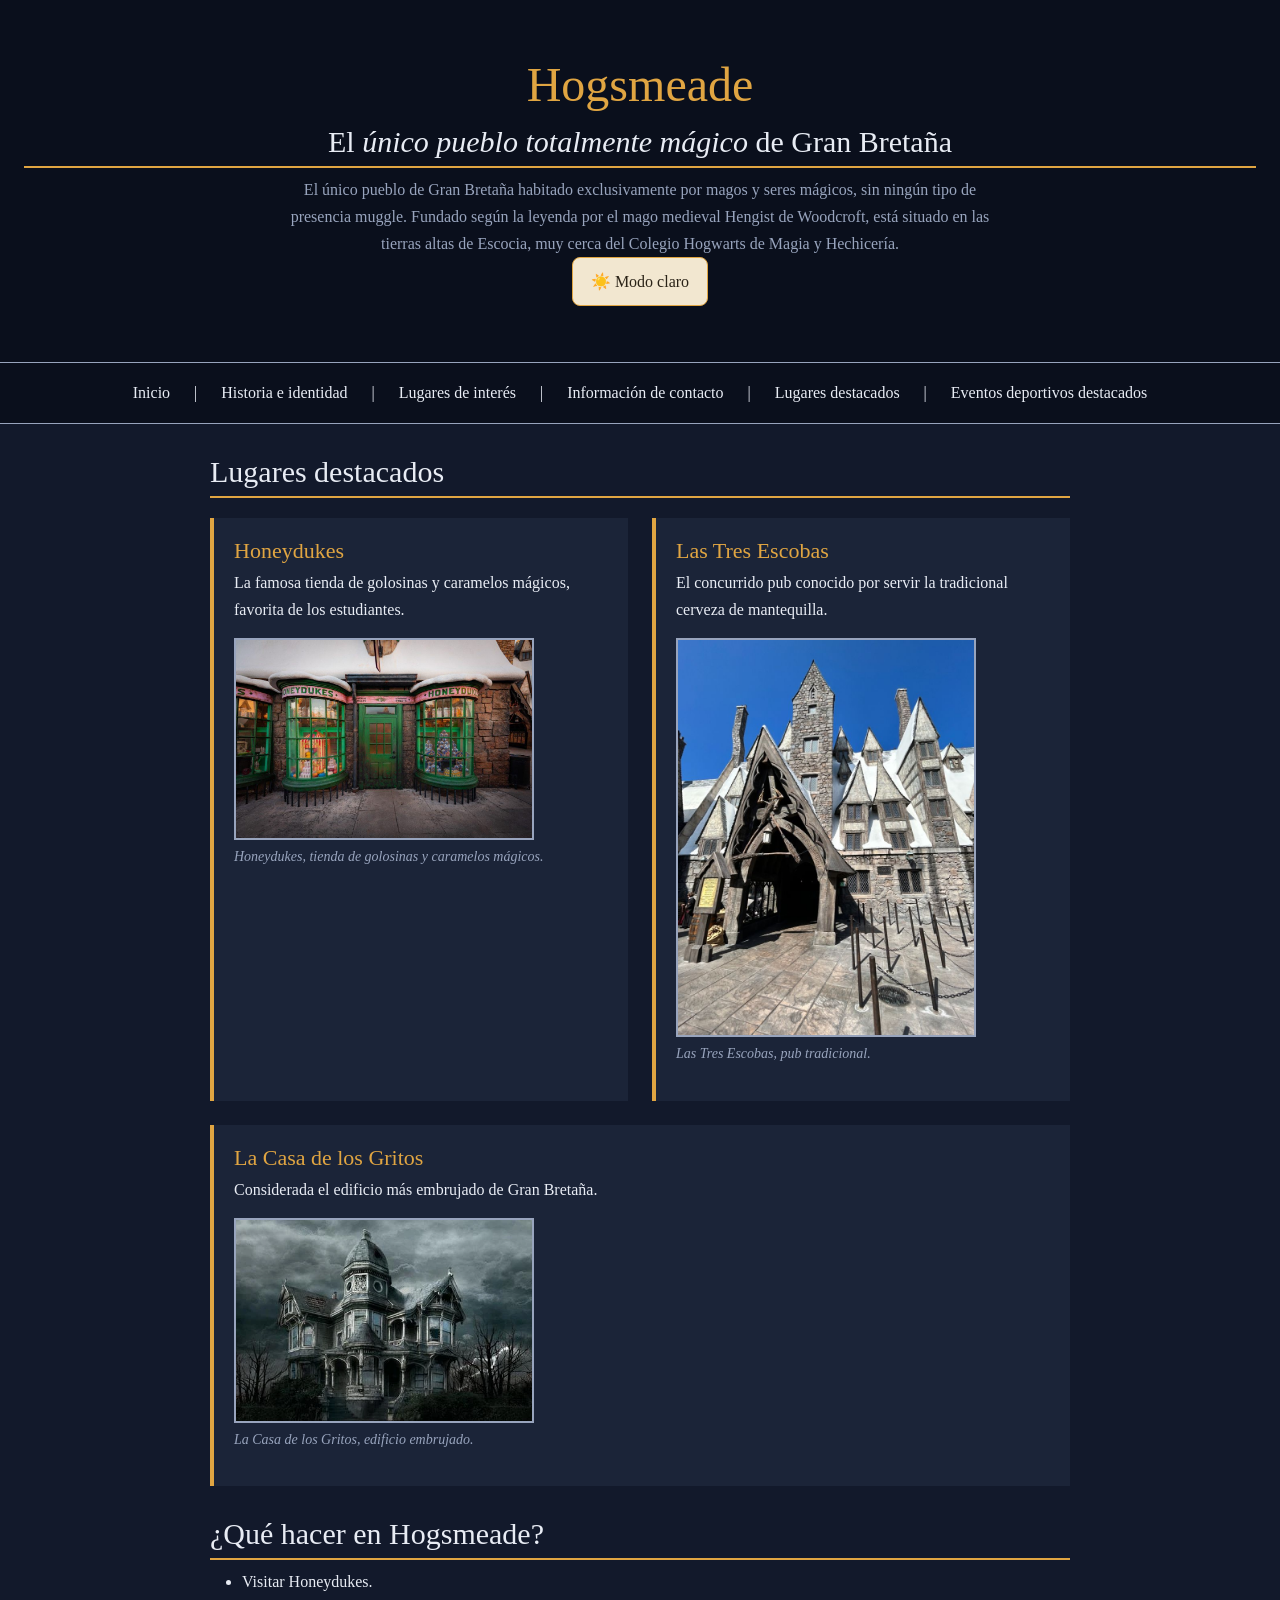
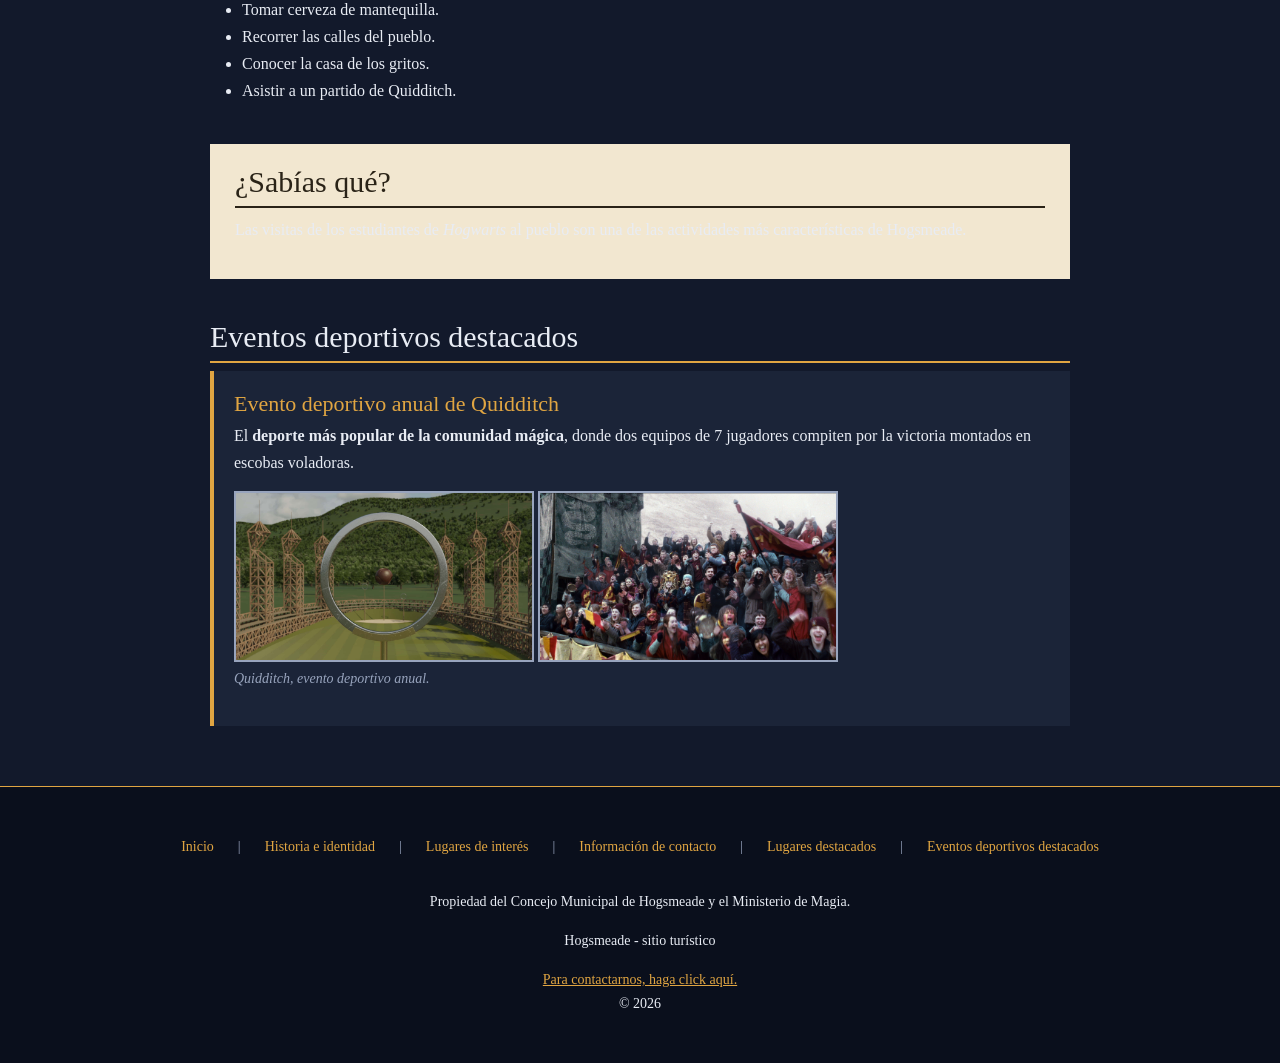
<file: index.html>
<!DOCTYPE html>
<html lang="es">
    <head>
        <meta charset="UTF-8">
        <meta name="viewport" content="width=device-width, initial-scale=1.0">
        <title> Hogsmeade </title> 
        <link href="https://cdn.jsdelivr.net/npm/bootstrap@5.3.8/dist/css/bootstrap.min.css" rel="stylesheet">
        <link rel="stylesheet" href="css/estilos.css">
       
        
    </head>

          

    <body>
        <header>
            <h1> Hogsmeade</h1>
            <h2> El <em>único pueblo totalmente mágico</em> de Gran Bretaña</h2>
            <p> El único pueblo de Gran Bretaña habitado exclusivamente por magos y seres mágicos, sin ningún tipo de presencia muggle. Fundado según la leyenda por el mago medieval Hengist de Woodcroft, está situado en las tierras altas de Escocia, muy cerca del Colegio Hogwarts de Magia y Hechicería.</p>
        <button id="btn-modo" class="boton-pergamino">☀️ Modo claro</button>
        <p id="mensaje-modo"></p>
        </header>

        <nav>
            <a href="index.html" aria-label="Inicio"> Inicio</a> |
            <a href="ciudad.html" aria-label="Historia e identidad"> Historia e identidad</a> |
            <a href="lugares.html" aria-label="Lugares de interés"> Lugares de interés</a> |
            <a href="contacto.html" aria-label="Información de contacto"> Información de contacto </a> |
            <a href="#lugares"> Lugares destacados</a> |
            <a href="#eventos"> Eventos deportivos destacados</a>
        </nav>

        <main>
            <section>
                <h2 id="lugares"> Lugares destacados</h2>
                <div class="flex-cards">
                    <article> <h3> Honeydukes</h3>
                        <p>La famosa tienda de golosinas y caramelos mágicos, favorita de los estudiantes.</p>
                        <figure>
                            <img src="img/honeydukes.jpg"
                                alt="Tienda Honeydukes"
                                width="300"
                                height="200"
                                loading="lazy">
                            <figcaption>Honeydukes, tienda de golosinas y caramelos mágicos.</figcaption>
                        </figure>
                    </article>

                    <article> <h3> Las Tres Escobas</h3>
                        <p>El concurrido pub conocido por servir la tradicional cerveza de mantequilla.</p>
                        <figure>
                            <img src="img/LasTresEscobas.jpg"
                                alt="Pub Las Tres Escobas"
                                width="300"
                                height="200"
                                loading="lazy">
                            <figcaption>Las Tres Escobas, pub tradicional.</figcaption>
                         </figure>   
                    </article>

                    <article> <h3> La Casa de los Gritos</h3>
                        <p>Considerada el edificio más embrujado de Gran Bretaña.</p>
                        <figure>
                            <img src="img/LaCasaDeLosGritos.jpg"
                                alt="La Casa de los Gritos"
                                width="300"
                                height="200"
                                loading="lazy">
                                <figcaption>La Casa de los Gritos, edificio embrujado.</figcaption>
                        </figure>    
                    </article>
                </div>
            </section> 

            <section>
                <h2> ¿Qué hacer en Hogsmeade?</h2>
                    <ul>
                        <li> Visitar Honeydukes.</li>
                        <li> Tomar cerveza de mantequilla.</li>
                        <li> Recorrer las calles del pueblo.</li>
                        <li> Conocer la casa de los gritos.</li>
                        <li> Asistir a un partido de Quidditch.</li>
                    </ul>
            </section>

            <aside>
                <h2> ¿Sabías qué?</h2>
                    <p> Las visitas de los estudiantes de <em>Hogwarts</em> al pueblo son una de las actividades más características de Hogsmeade.</p>
            </aside>

            <section>
                <h2 id="eventos"> Eventos deportivos destacados</h2>
                    <article> <h3> Evento deportivo anual de Quidditch</h3>
                        <p> El <strong>deporte más popular de la comunidad mágica</strong>, donde dos equipos de 7 jugadores compiten por la victoria montados en escobas voladoras.</p>
                        <figure>
                            <img src="img/quidditch1.jpg"
                               alt="partido de Quidditch."
                               width="300"
                               height="200"
                               loading="lazy">
                            
                            <img src="img/quidditch2.jpg"
                                alt="Tribuna de espectadores de Quidditch."
                                width="300"
                                height="200"
                                loading="lazy">
                            <figcaption>Quidditch, evento deportivo anual.</figcaption>
                        </figure>          
                    </article>
            </section> 
        </main>

        <footer>
            <nav>
                <a href="index.html" aria-label="Inicio"> Inicio</a> |
                <a href="ciudad.html" aria-label="Historia e identidad"> Historia e identidad</a> |
                <a href="lugares.html" aria-label="Lugares de interés"> Lugares de interés</a>|
                <a href="contacto.html" aria-label="Información de contacto"> Información de contacto </a> |
                <a href="#lugares"> Lugares destacados</a> |
                <a href="#eventos"> Eventos deportivos destacados</a> 
            </nav>
            <p> Propiedad del Concejo Municipal de Hogsmeade y el Ministerio de Magia.</p>
            <p> Hogsmeade - sitio turístico</p>
            <a href="contacto.html" aria-label="Informacion de contacto"> Para contactarnos, haga click aquí.</a>
            <p> © 2026</p>
        </footer>

        <script src="https://cdn.jsdelivr.net/npm/bootstrap@5.3.8/dist/js/bootstrap.bundle.min.js"></script>
        <script src="js/main.js"></script>
    </body>
</html>
</file>
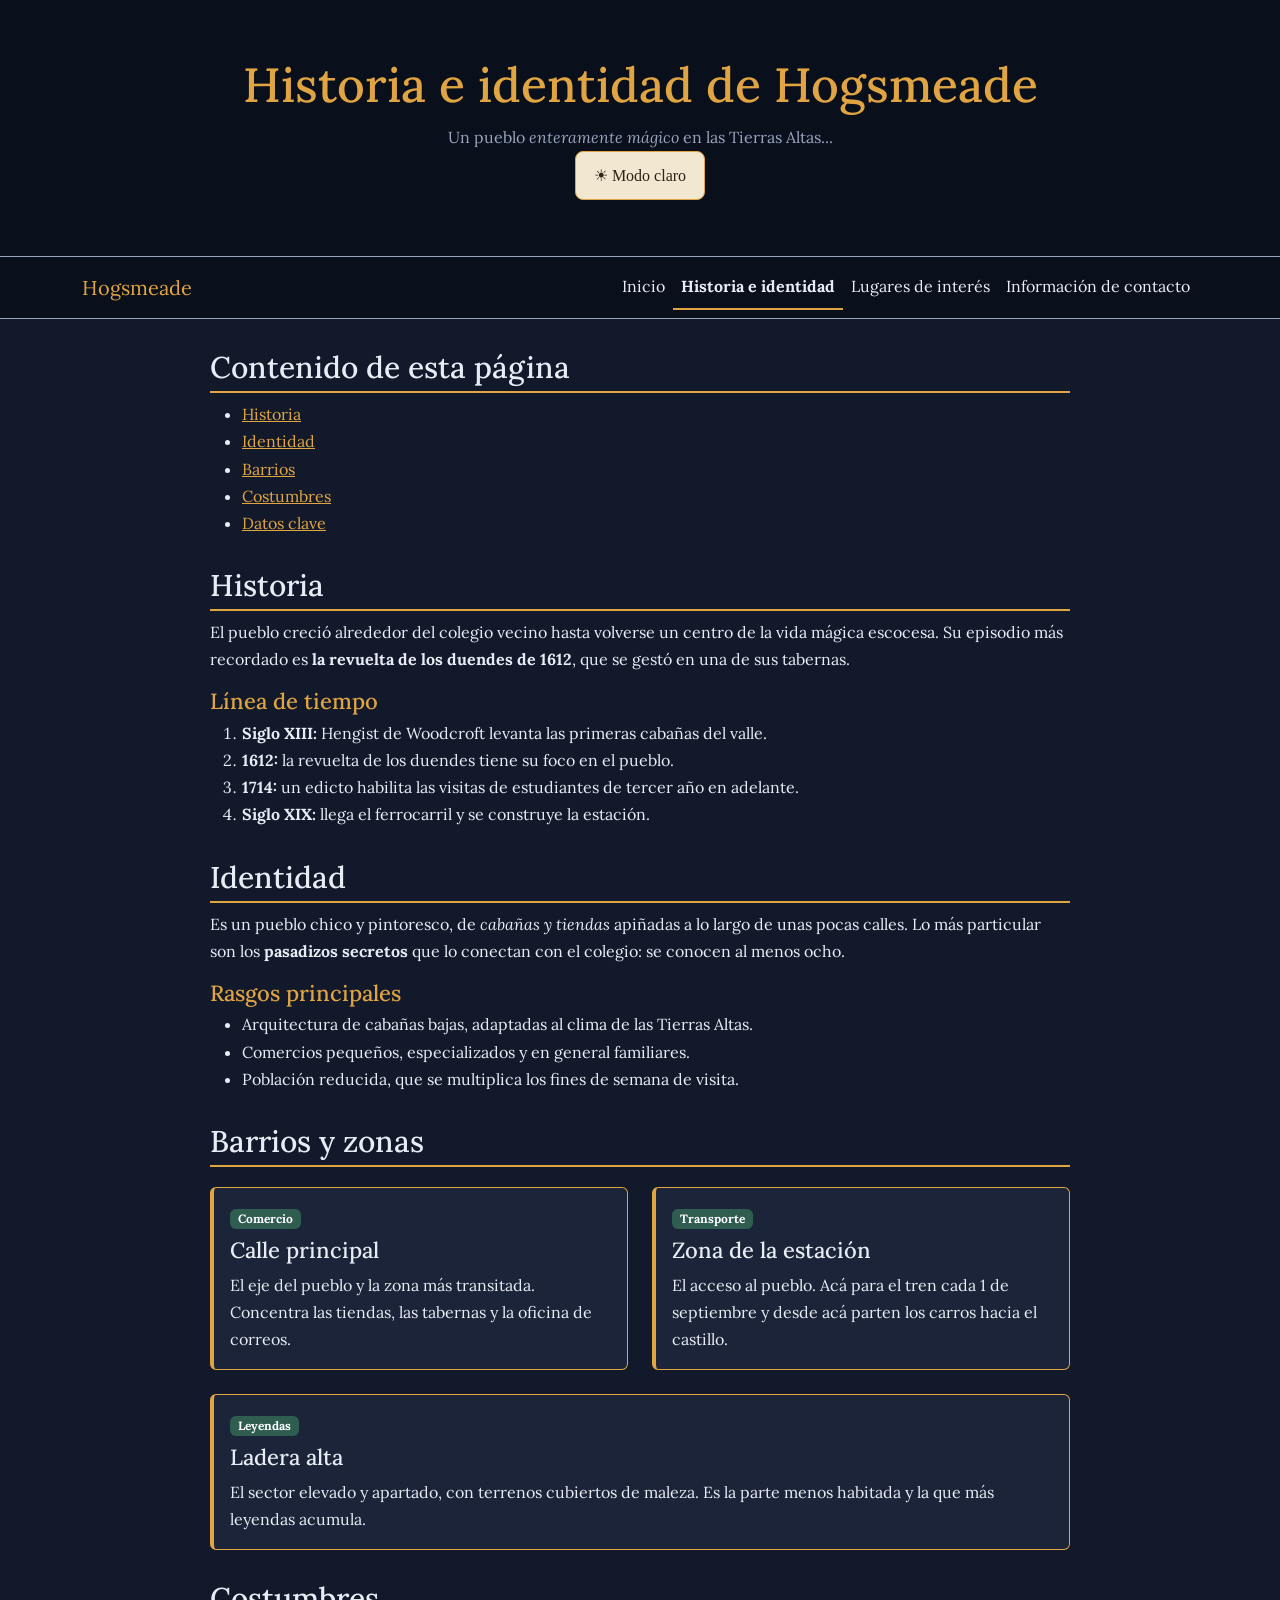
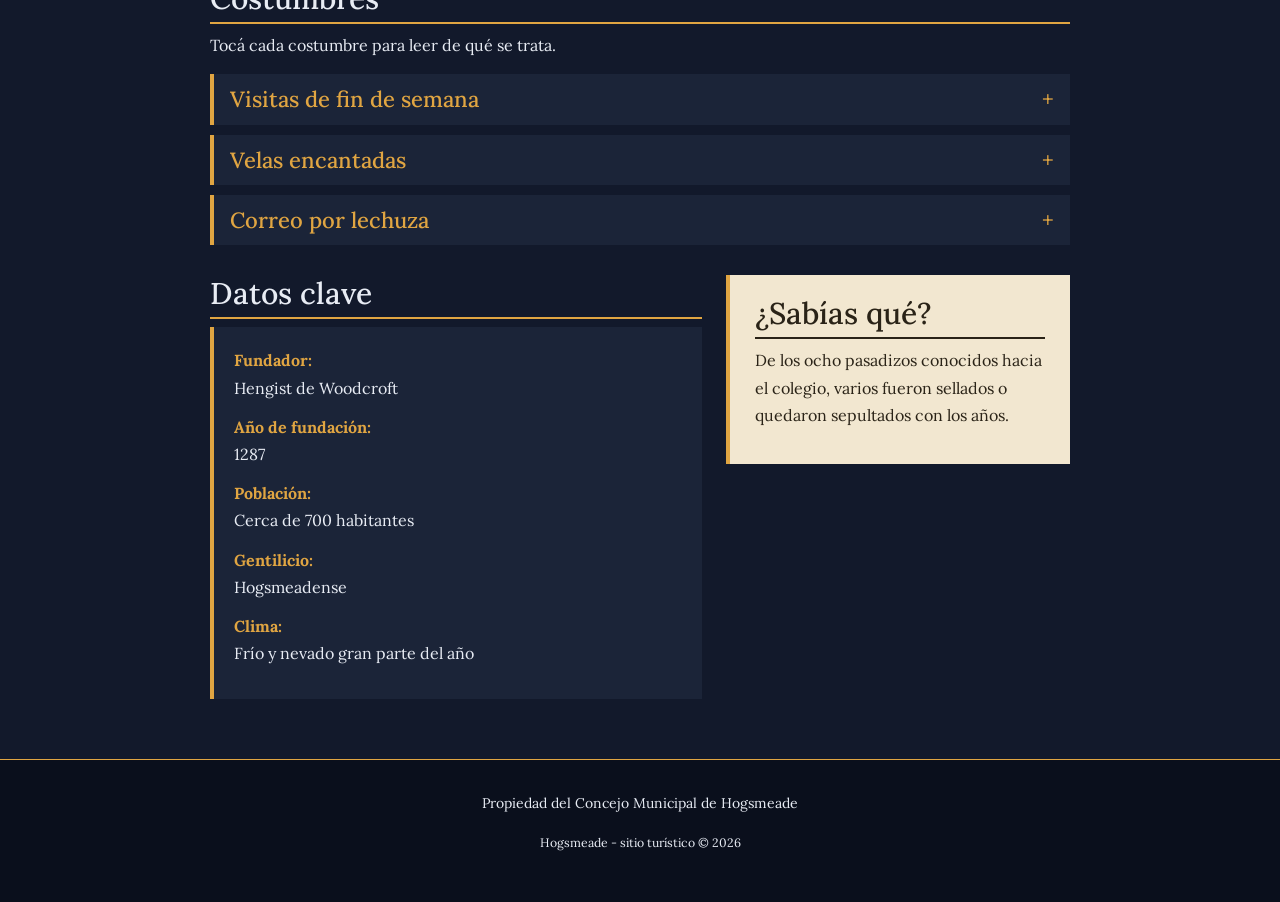
<file: ciudad.html>
<!DOCTYPE html>
<html lang="es">

    <head>
        <meta charset="UTF-8">
        <meta name="viewport" content="width=device-width, initial-scale=1.0">
        <title>Historia e identidad - Hogsmeade</title>
        <link rel="preconnect" href="https://fonts.googleapis.com">
        <link href="https://fonts.googleapis.com/css2?family=Lora:wght@400;700&display=swap" rel="stylesheet">
        <link href="https://cdn.jsdelivr.net/npm/bootstrap@5.3.3/dist/css/bootstrap.min.css" rel="stylesheet">
        <link rel="stylesheet" href="css/estilos.css">
    </head>
    
    <body class="pagina-ciudad">
        <header>
            <h1>Historia e identidad de Hogsmeade</h1>
            <p>Un pueblo <em>enteramente mágico</em> en las Tierras Altas...</p>
            <button id="btn-modo" class="boton-pergamino"> ☀ Modo claro</button>
            <p id="mensaje-modo"></p>
        </header>

        <!--Bootstrap: colapsa en el botón hamburguesa --> 

         <nav class="navbar navbar-expand-lg navbar-dark navbar-hogsmeade sticky-top" aria-label="Menú principal"> 
            <div class="container"> 
                <a class="navbar-brand" href="index.html">Hogsmeade</a> 
                <button class="navbar-toggler" type="button" data-bs-toggle="collapse" data-bs-target="#menu-principal" aria-controls="menu-principal" aria-expanded="false" aria-label="Abrir el menú"> 
                <span class="navbar-toggler-icon"></span>
            </button> 
            <div class="collapse navbar-collapse" id="menu-principal"> 
                <ul class="navbar-nav ms-auto"> 
                        <li class="nav-item"><a class="nav-link" href="index.html">Inicio</a></li> 
                        <li class="nav-item"><a class="nav-link active" aria-current="page" href="ciudad.html">Historia e identidad</a></li> 
                        <li class="nav-item"><a class="nav-link" href="lugares.html">Lugares de interés</a></li> 
                        <li class="nav-item"><a class="nav-link" href="Contacto.html">Información de contacto</a></li> 
                    </ul> 
                </div> 
            </div> 
        </nav>


        <main>
            <section>
                <h2>Contenido de esta página</h2>
                <ul>
                    <li><a href="#historia">Historia</a></li> 
                    <li><a href="#identidad">Identidad</a></li> 
                    <li><a href="#barrios">Barrios</a></li> 
                    <li><a href="#costumbres">Costumbres</a></li> 
                    <li><a href="#datos">Datos clave</a></li> 
                </ul>
            </section> 
            
            <section>
                <h2 id="historia">Historia</h2>
                <p>El pueblo creció alrededor del colegio vecino hasta volverse un centro de la vida mágica escocesa. Su episodio más recordado es <strong>la revuelta de los duendes de 1612</strong>, que se gestó en una de sus tabernas.</p>

                <h3>Línea de tiempo</h3>
                <ol>
                    <li><strong>Siglo XIII:</strong> Hengist de Woodcroft levanta las primeras cabañas del valle.</li>
                    <li><strong>1612:</strong> la revuelta de los duendes tiene su foco en el pueblo.</li>
                    <li><strong>1714:</strong> un edicto habilita las visitas de estudiantes de tercer año en adelante.</li>
                    <li><strong>Siglo XIX:</strong> llega el ferrocarril y se construye la estación.</li>


                </ol>

            </section>

            <section>
                <h2 id="identidad">Identidad</h2>
                <p>Es un pueblo chico y pintoresco, de <em>cabañas y tiendas</em> apiñadas a lo largo de unas pocas calles. Lo más particular son los <strong>pasadizos secretos</strong> que lo conectan con el colegio: se conocen al menos ocho.</p>

                <h3>Rasgos principales</h3>
                <ul>
                    <li>Arquitectura de cabañas bajas, adaptadas al clima de las Tierras Altas.</li>
                    <li>Comercios pequeños, especializados y en general familiares.</li>
                    <li>Población reducida, que se multiplica los fines de semana de visita.</li>
                </ul>

            </section>
                
            <!-- cards con badges -->
            <section> 
                <h2 id="barrios">Barrios y zonas</h2>
                <div class="flex-cards">
                    <article class="card card-barrio">
                        <div class="card-body">
                            <span class="badge badge-zona mb-2">Comercio</span>
                        <h3 class="card-title">Calle principal</h3>
                        <p class="card-text">El eje del pueblo y la zona más transitada. Concentra las tiendas, las tabernas y la oficina de correos.</p>
                        </div>
                    </article>


                    <article class="card card-barrio">
                        <div class="card-body">
                            <span class="badge badge-zona mb-2">Transporte</span>
                        <h3 class="card-title">Zona de la estación</h3>
                        <p class="card-text">El acceso al pueblo. Acá para el tren cada 1 de septiembre y desde acá parten los carros hacia el castillo.</p>
                        </div>
                    </article>

                    <article class="card card-barrio">
                        <div class="card-body">
                            <span class="badge badge-zona mb-2">Leyendas</span>
                        <h3 class="card-title">Ladera alta</h3>
                        <p class="card-text">El sector elevado y apartado, con terrenos cubiertos de maleza. Es la parte menos habitada y la que más leyendas acumula.</p>
                    </div>
                    </article>
                    
                </div>
            </section>


            <!-- acordeón  con JavaScript -->
            <section>
                <h2 id="costumbres">Costumbres</h2>
                <p>Tocá cada costumbre para leer de qué se trata.</p>
                <div class="acordeon">
                    <div class="acordeon-item">
                        <h3><button type="button" class="acordeon-boton" aria-expanded="false">Visitas de fin de semana</button></h3>
                        <div class="acordeon-panel oculto">
                            <p>Llegan los estudiantes y los comercios extienden su horario.</p>
                        </div>
                    </div>

                    <div class="acordeon-item">
                        <h3><button type="button" class="acordeon-boton" aria-expanded="false">Velas encantadas</button></h3>
                        <div class="acordeon-panel oculto">
                            <p>En las fiestas se cuelgan de los árboles y se mantienen encendidas solas.</p>
                        </div>
                    </div>

                    <div class="acordeon-item">
                        <h3><button type="button" class="acordeon-boton" aria-expanded="false">Correo por lechuza</button></h3>
                        <div class="acordeon-panel oculto">
                            <p>La oficina local las organiza por colores según la urgencia del envío.</p>
                        </div>
                    </div>
                </div>
            </section>


           
            <div class="container px-0">    
                <div class="row g-4">        
                    <div class="col-12 col-md-7">
                         <section>
                            <h2 id="datos">Datos clave</h2>
                            <dl class="ficha-datos">
                                <dt>Fundador:</dt>
                                <dd>Hengist de Woodcroft</dd>                 
                                <dt>Año de fundación:</dt>                   
                                <dd>1287</dd>                
                                <dt>Población:</dt>               
                                <dd>Cerca de 700 habitantes</dd>              
                                <dt>Gentilicio:</dt>              
                                <dd>Hogsmeadense</dd>                          
                                <dt>Clima:</dt>              
                                <dd>Frío y nevado gran parte del año</dd>
                            </dl>
                        </section>
                    </div>
                    
                    <div class="col-12 col-md-5">
                        <aside class="my-0">
                            <h2>¿Sabías qué?</h2>
                            <p>De los ocho pasadizos conocidos hacia el colegio, varios fueron sellados o quedaron sepultados con los años.</p>
                        </aside>

                    </div>

                </div>

            </div>

        </main>


        <footer>
            <p>Propiedad del Concejo Municipal de Hogsmeade</p>
            <p><small>Hogsmeade - sitio turístico © 2026</small></p>
        </footer>

        <!-- Bootstrap para que abra --> 
        <script src="https://cdn.jsdelivr.net/npm/bootstrap@5.3.3/dist/js/bootstrap.bundle.min.js"></script>
        <!-- modo claro/oscuro y acordeon--> 
        <script src="js/main.js"></script>
        

    </body>

</html>
</file>
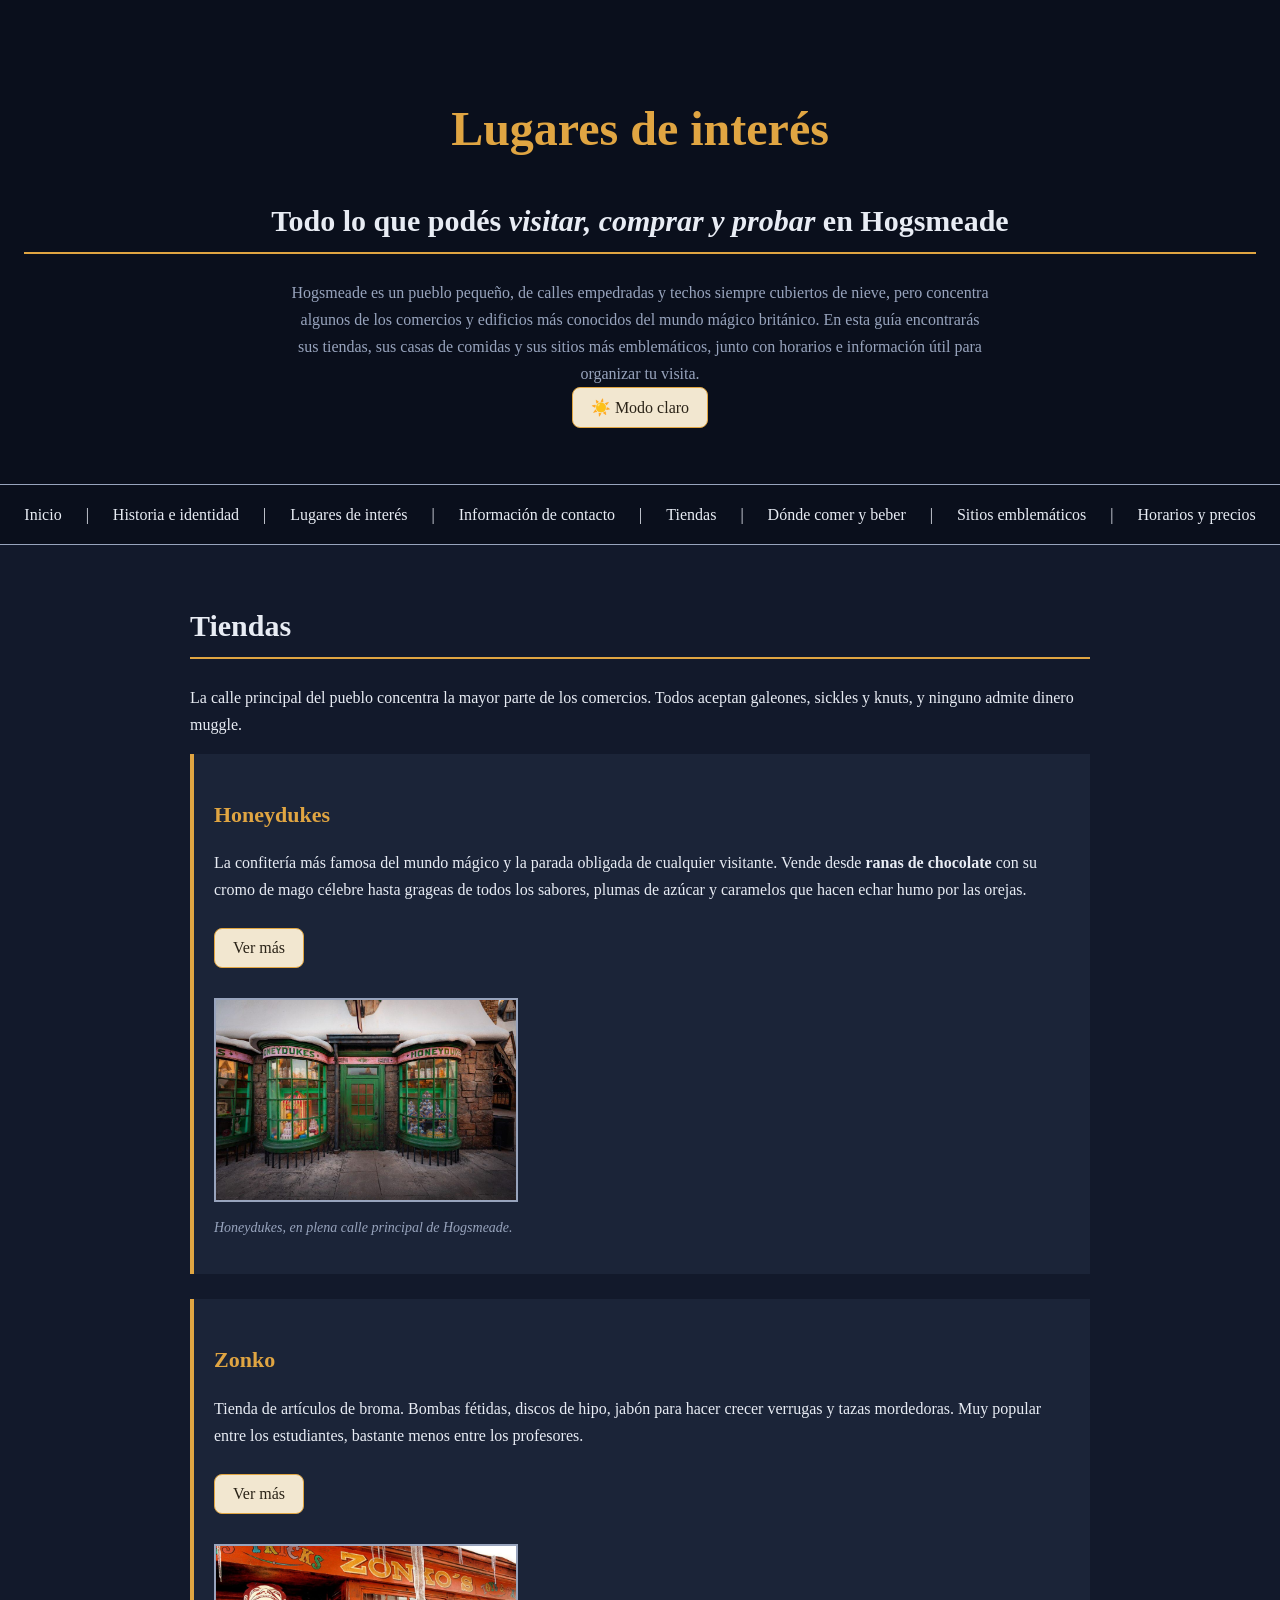
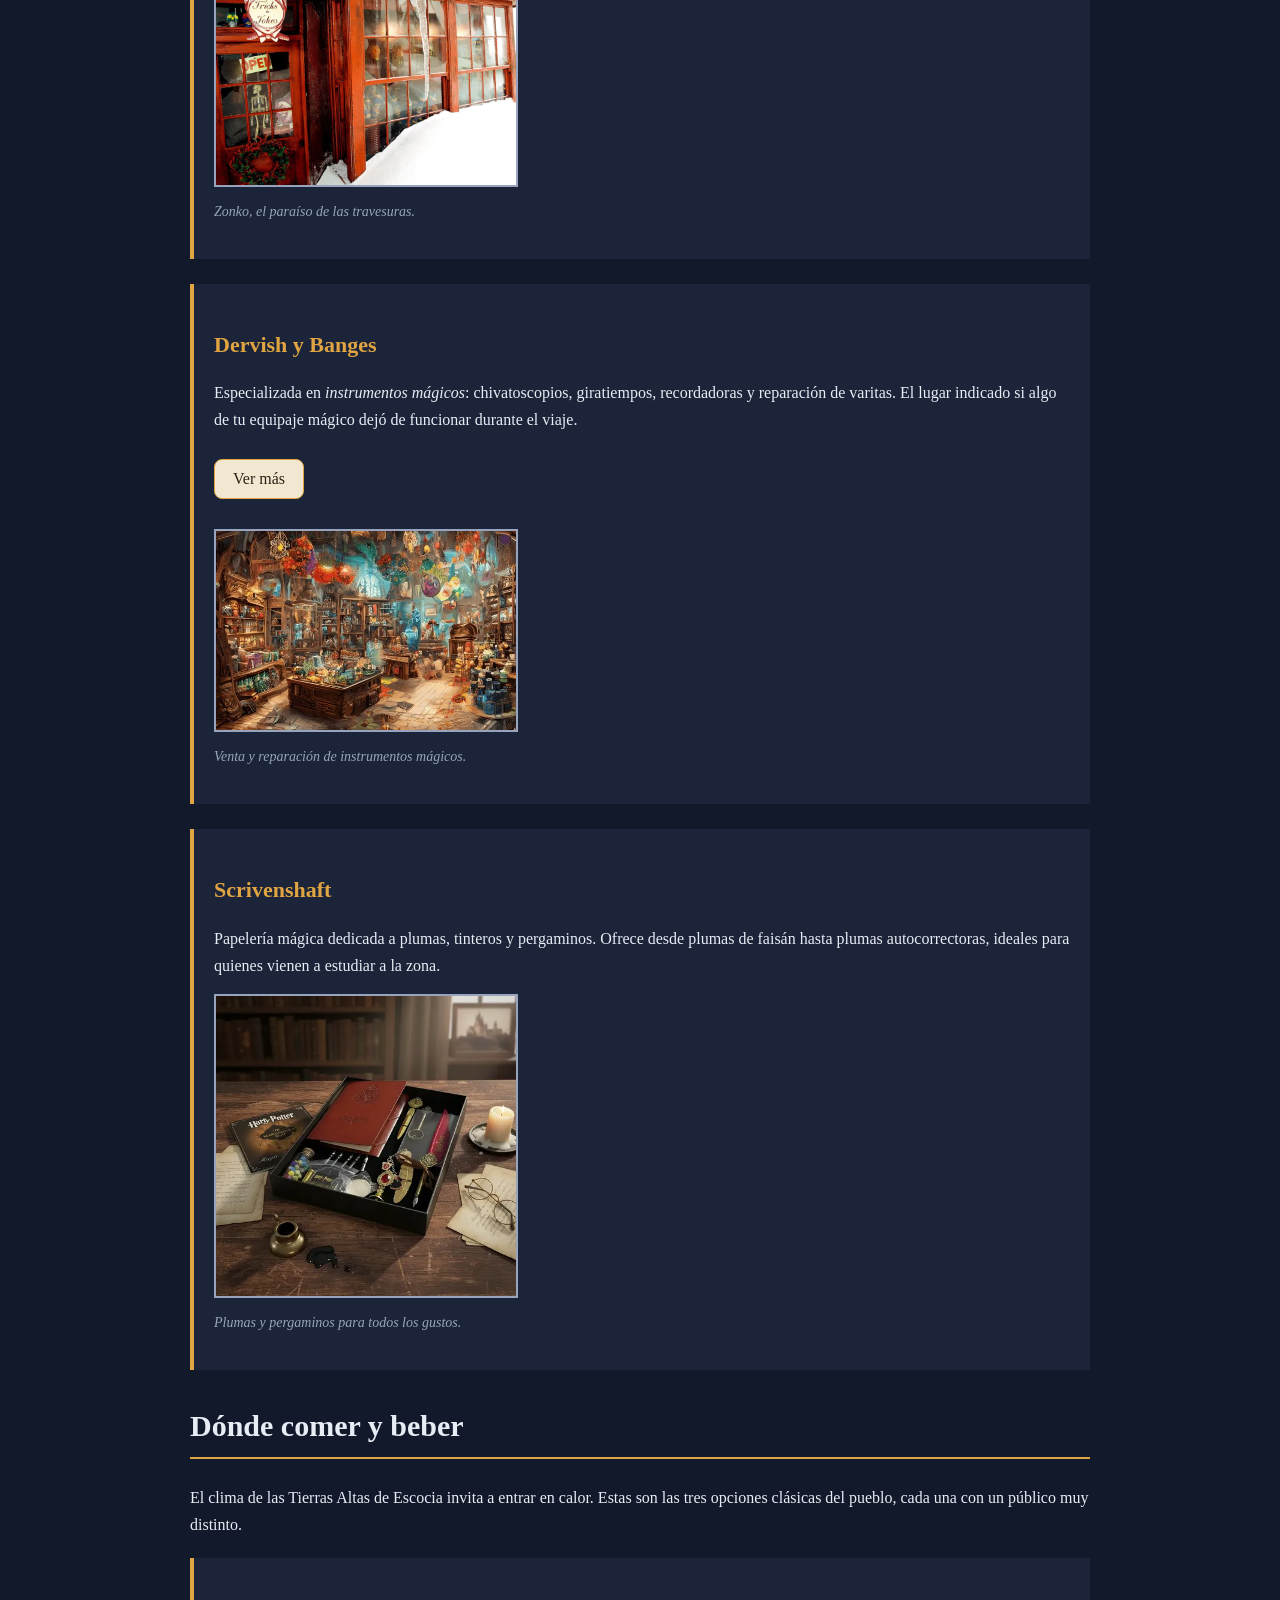
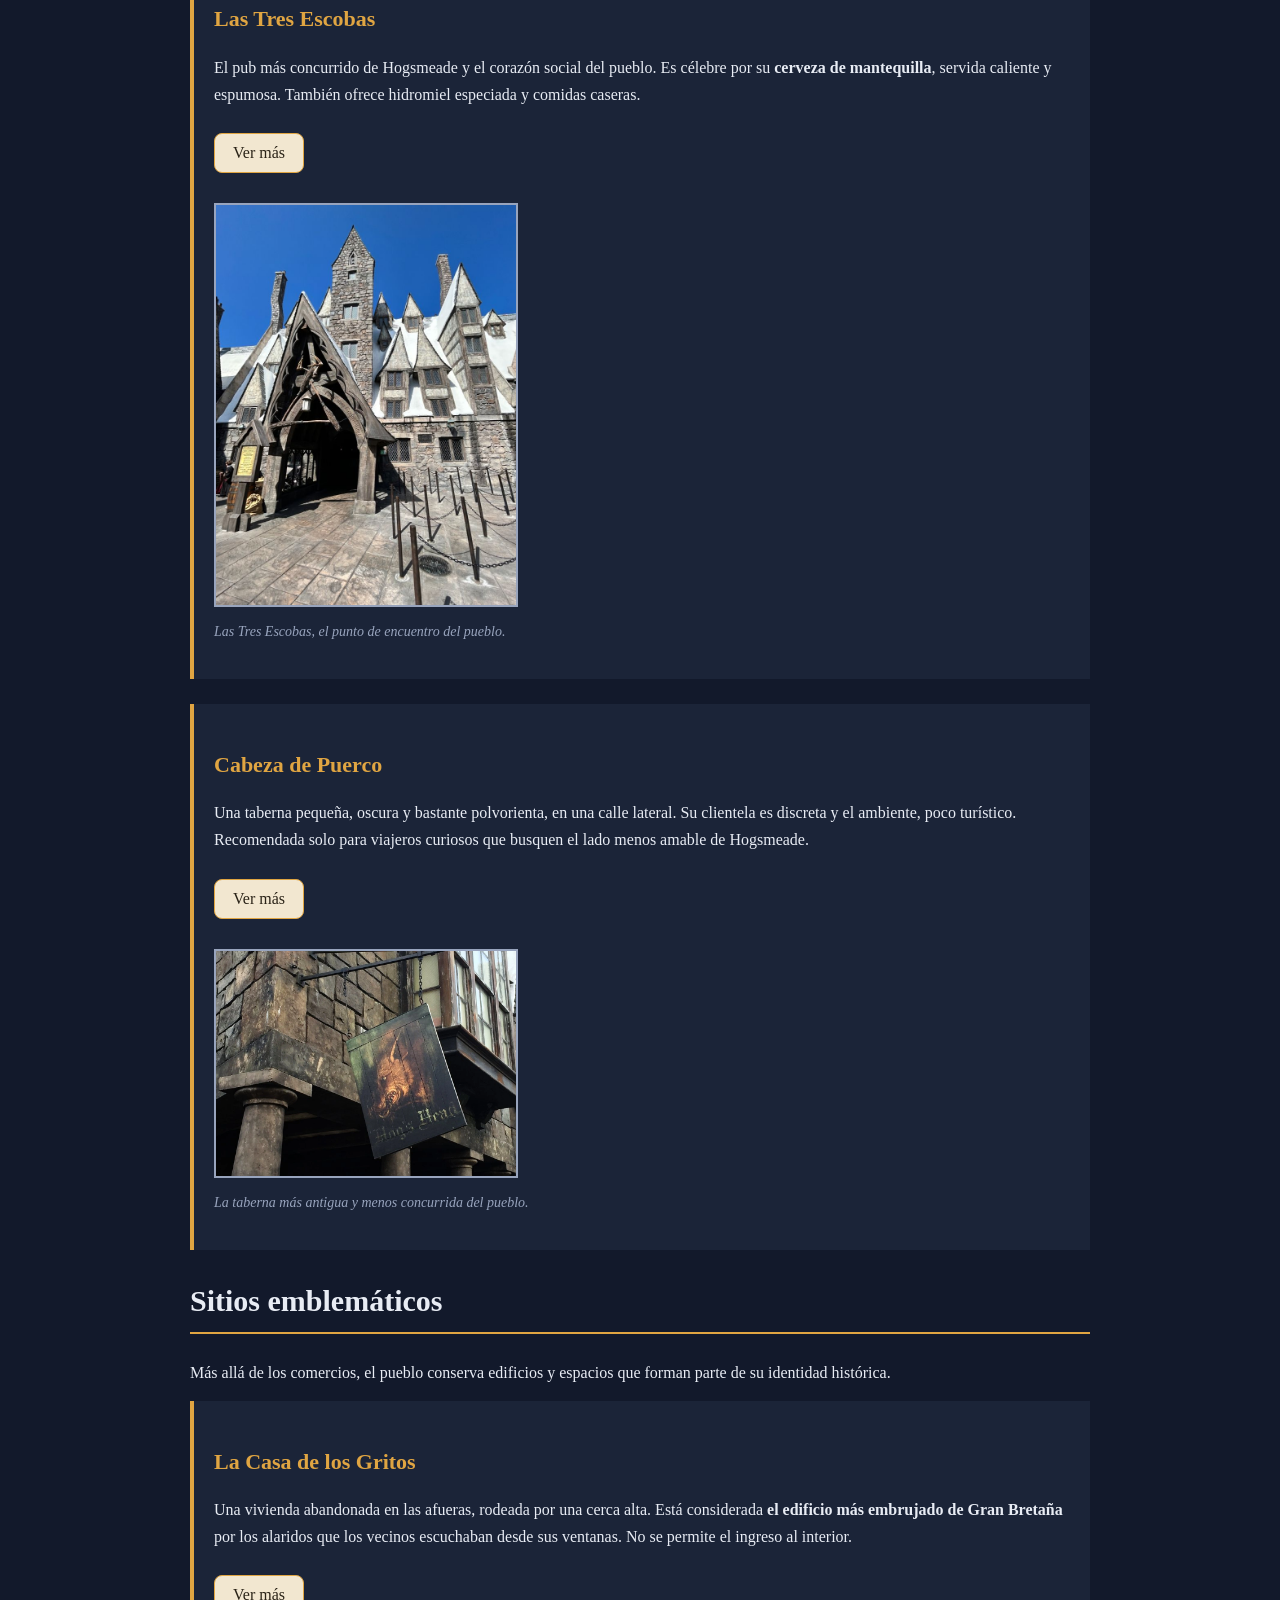
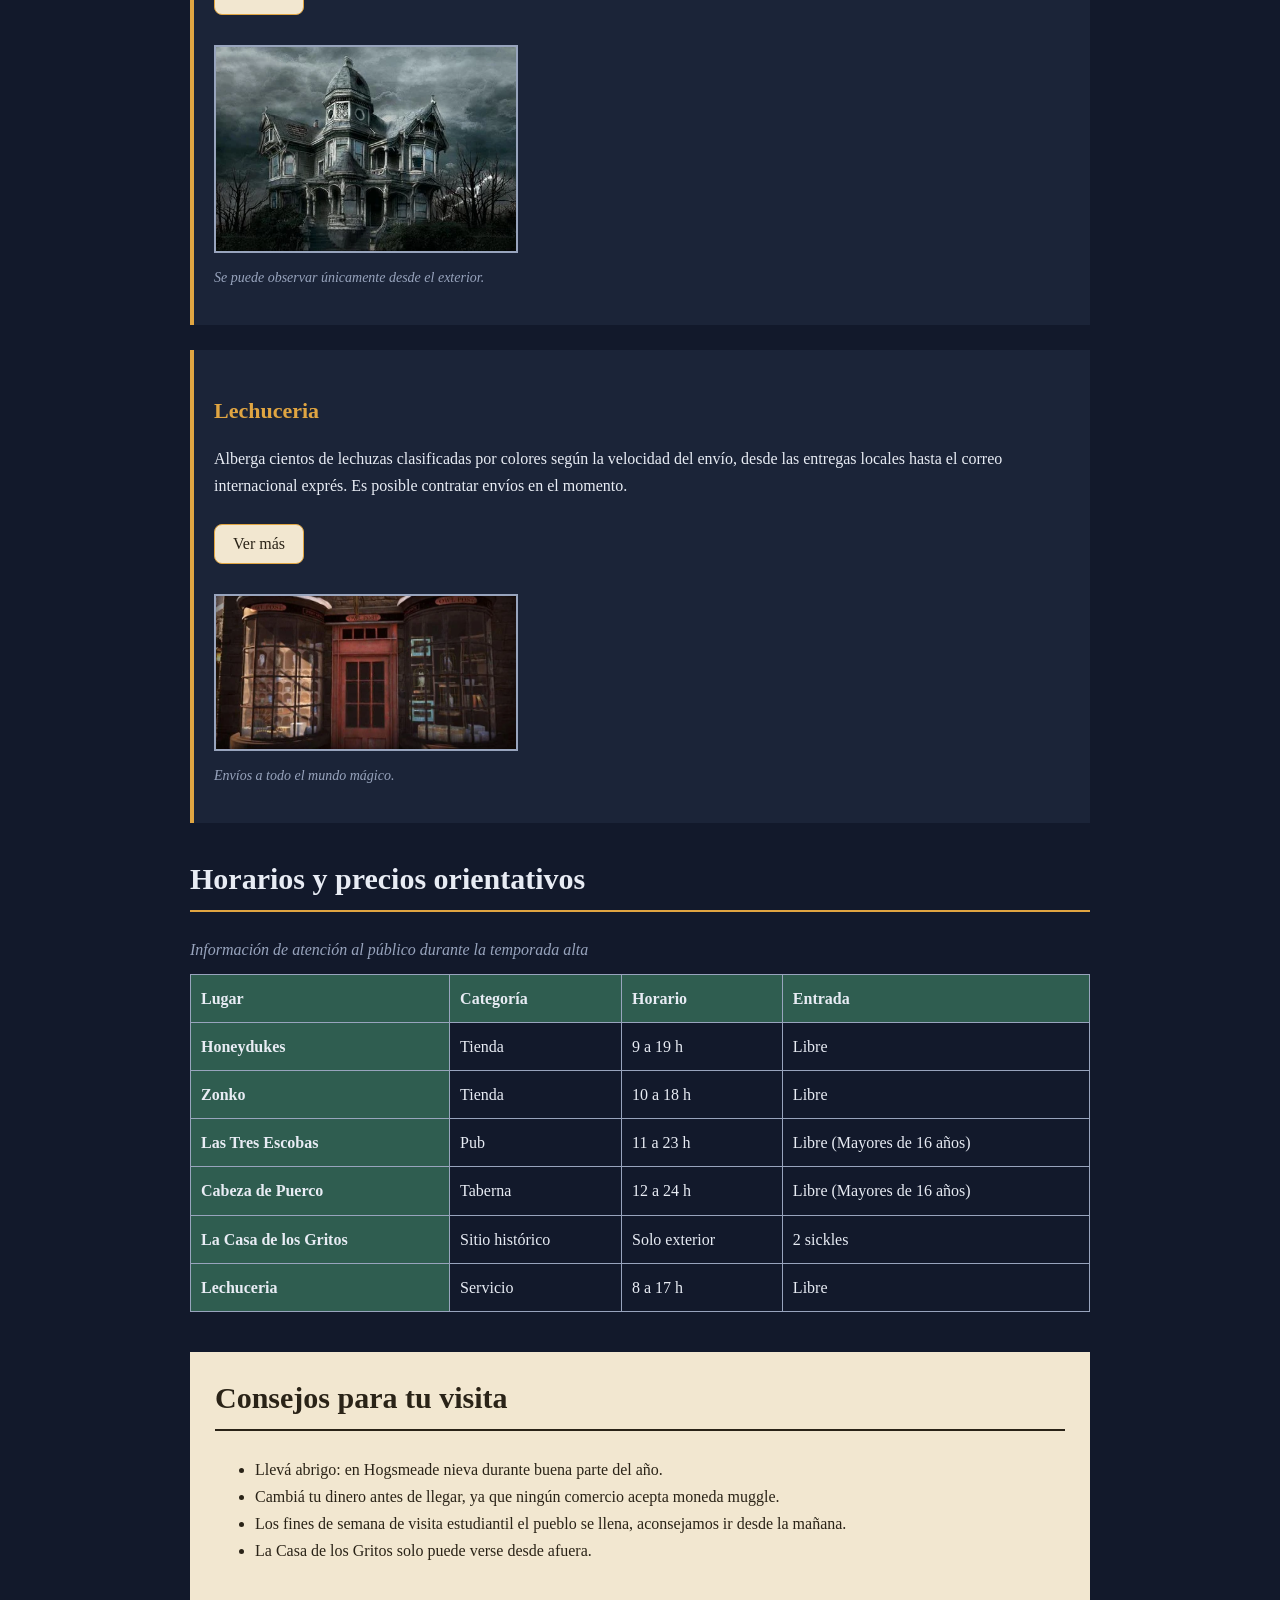
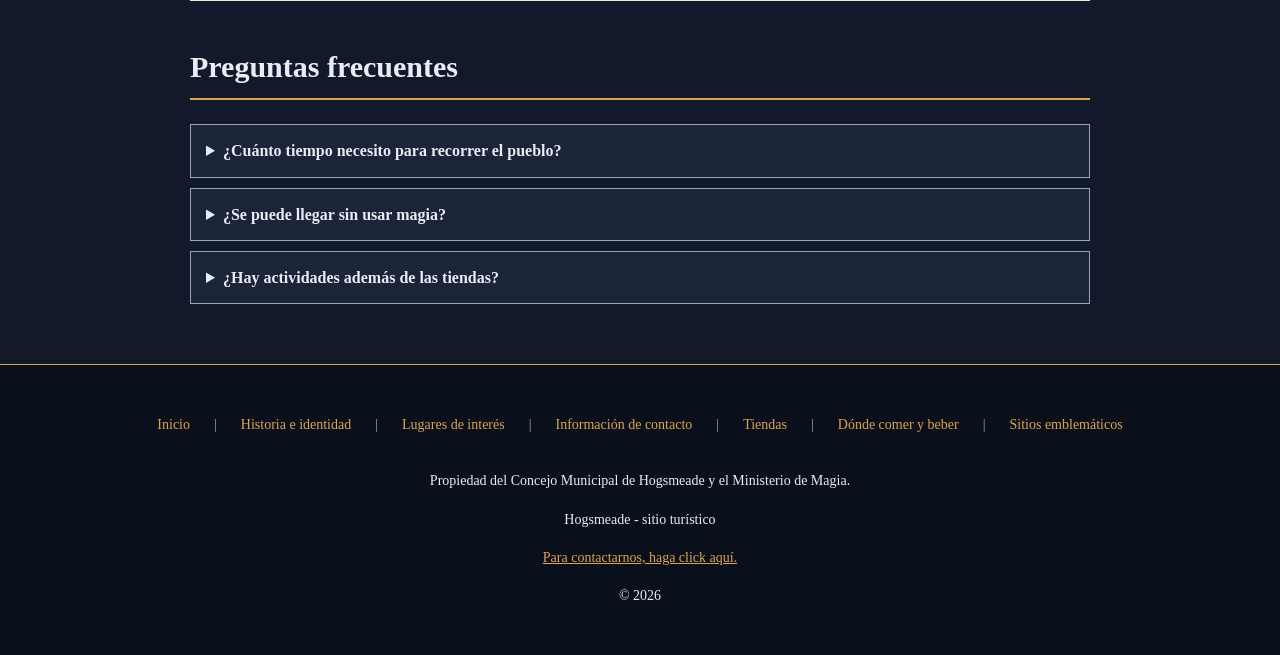
<file: lugares.html>
<!DOCTYPE html>
<html lang="es">
    <head>
        <meta charset="UTF-8">
        <meta name="viewport" content="width=device-width, initial-scale=1.0">
        <title> Lugares de interés - Hogsmeade </title>
        <link rel="icon" type="icon" href="harry-potter.png">
        <link rel="stylesheet" href="css/estilos.css">
    </head>

    <body>
        <header>
            <h1> Lugares de interés</h1>
            <h2> Todo lo que podés <em>visitar, comprar y probar</em> en Hogsmeade</h2>
            <p> Hogsmeade es un pueblo pequeño, de calles empedradas y techos siempre cubiertos de nieve, pero concentra algunos de los comercios y edificios más conocidos del mundo mágico británico. En esta guía encontrarás sus tiendas, sus casas de comidas y sus sitios más emblemáticos, junto con horarios e información útil para organizar tu visita.</p>
            <button id="btn-modo" class="boton-pergamino">☀️ Modo claro</button>
            <p id="mensaje-modo"></p>        
        </header>

        <nav>
            <a href="index.html" aria-label="Inicio"> Inicio</a> |
            <a href="ciudad.html" aria-label="Historia e identidad"> Historia e identidad</a> |
            <a href="lugares.html" aria-label="Lugares de interés"> Lugares de interés</a> |
            <a href="contacto.html" aria-label="Información de contacto"> Información de contacto</a> |
            <a href="#tiendas"> Tiendas</a> |
            <a href="#comer"> Dónde comer y beber</a> |
            <a href="#emblematicos"> Sitios emblemáticos</a> |
            <a href="#horarios"> Horarios y precios</a>
        </nav>

        <main>
            <section>
                <h2 id="tiendas"> Tiendas</h2>
                <p> La calle principal del pueblo concentra la mayor parte de los comercios. Todos aceptan galeones, sickles y knuts, y ninguno admite dinero muggle.</p>

                <article>
                    <h3> Honeydukes</h3>
                    <p> La confitería más famosa del mundo mágico y la parada obligada de cualquier visitante. Vende desde <strong>ranas de chocolate</strong> con su cromo de mago célebre hasta grageas de todos los sabores, plumas de azúcar y caramelos que hacen echar humo por las orejas.</p>
                    
                    <div class="contenido-oculto">
                        <p><strong>Especialidad:</strong> Las Ranas de Chocolate con cromos coleccionables de magos famosos y las grageas de todos los sabores de Bertie Bott.</p>
                    </div>
                    <button class="btn-ver-mas boton-pergamino">Ver más</button>

                    <figure>
                        <img src="img/honeydukes.jpg"
                            alt="Vidriera de la confitería Honeydukes llena de golosinas"
                            width="300"
                            height="200"
                            loading="lazy">
                        <figcaption> Honeydukes, en plena calle principal de Hogsmeade.</figcaption>
                    </figure>
                </article>

                <article>
                    <h3> Zonko</h3>
                    <p> Tienda de artículos de broma. Bombas fétidas, discos de hipo, jabón para hacer crecer verrugas y tazas mordedoras. Muy popular entre los estudiantes, bastante menos entre los profesores.</p>

                    <div id="info-extra-zonko" class="contenido-oculto">
                        <p><strong>Dato curioso:</strong> Los fundadores de esta tienda permitieron durante años que los gemelos Weasley probaran aquí sus inventos más extremos antes de lanzarlos al mercado escolar.</p>
                    </div>
                    <button class="btn-ver-mas boton-pergamino">Ver más</button>

                    <figure>
                        <img src="img/zonko.jpg"
                            alt="Frente de la tienda de bromas Zonko"
                            width="300"
                            height="200"
                            loading="lazy">
                        <figcaption> Zonko, el paraíso de las travesuras.</figcaption>
                    </figure>
                </article>

                <article>
                    <h3> Dervish y Banges</h3>
                    <p> Especializada en <em>instrumentos mágicos</em>: chivatoscopios, giratiempos, recordadoras y reparación de varitas. El lugar indicado si algo de tu equipaje mágico dejó de funcionar durante el viaje.</p>
    
                        <div class="contenido-oculto">
                            <p><strong>Servicios:</strong> Además de vender equipos mágicos nuevos, cuentan con un taller especializado en reparar varitas dañadas, chivatoscopios y recordadoras.</p>
                        </div>
                        <button class="btn-ver-mas boton-pergamino">Ver más</button>
                    
                    <figure>
                        <img src="img/dervishybanges.jpg"
                            alt="Interior de la tienda Dervish y Banges con instrumentos mágicos"
                            width="300"
                            height="200"
                            loading="lazy">
                        <figcaption> Venta y reparación de instrumentos mágicos.</figcaption>
                    </figure>
                </article>

                <article>
                    <h3> Scrivenshaft</h3>
                    <p> Papelería mágica dedicada a plumas, tinteros y pergaminos. Ofrece desde plumas de faisán hasta plumas autocorrectoras, ideales para quienes vienen a estudiar a la zona.</p>
                    
                    
                    
                    <figure>
                        <img src="img/scrivenshaft.jpg"
                            alt="Mostrador de la papelería Scrivenshaft con plumas y pergaminos"
                            width="300"
                            height="200"
                            loading="lazy">
                        <figcaption> Plumas y pergaminos para todos los gustos.</figcaption>
                    </figure>
                </article>
            </section>

            <section>
                <h2 id="comer"> Dónde comer y beber</h2>
                <p> El clima de las Tierras Altas de Escocia invita a entrar en calor. Estas son las tres opciones clásicas del pueblo, cada una con un público muy distinto.</p>
                
                <div class="flex-cards"></div>
                    <article>
                        <h3> Las Tres Escobas</h3>
                        <p> El pub más concurrido de Hogsmeade y el corazón social del pueblo. Es célebre por su <strong>cerveza de mantequilla</strong>, servida caliente y espumosa. También ofrece hidromiel especiada y comidas caseras.</p>
                       
                    <div class="contenido-oculto">
                        <p><strong>Recomendación:</strong> En invierno, su famosa cerveza de mantequilla caliente acompañada de hidromiel especiado es el punto de encuentro favorito de profesores y visitantes.</p>
                    </div>
                    <button class="btn-ver-mas boton-pergamino">Ver más</button>

                        <figure>
                            <img src="img/LasTresEscobas.jpg"
                                alt="Interior del pub Las Tres Escobas"
                                width="300"
                                height="200"
                                loading="lazy">
                            <figcaption> Las Tres Escobas, el punto de encuentro del pueblo.</figcaption>
                        </figure>
                    </article>

                    <article>
                        <h3> Cabeza de Puerco</h3>
                        <p> Una taberna pequeña, oscura y bastante polvorienta, en una calle lateral. Su clientela es discreta y el ambiente, poco turístico. Recomendada solo para viajeros curiosos que busquen el lado menos amable de Hogsmeade.</p>
                        
                    <div class="contenido-oculto">
                        <p><strong>Historia:</strong> Regenteada por Aberforth Dumbledore, esta taberna discreta fue el lugar secreto donde se fundó originalmente el Ejército de Dumbledore.</p>
                    </div>
                    <button class="btn-ver-mas boton-pergamino">Ver más</button>
                        
                        <figure>
                            <img src="img/cabezadepuerco.jpg"
                                alt="Cartel de la taberna Cabeza de Puerco"
                                width="300"
                                height="200"
                                loading="lazy">
                            <figcaption> La taberna más antigua y menos concurrida del pueblo.</figcaption>
                        </figure>
                    </article>
                </div>
            <section>
                
                <h2 id="emblematicos"> Sitios emblemáticos</h2>
                <p> Más allá de los comercios, el pueblo conserva edificios y espacios que forman parte de su identidad histórica.</p>

                <article>
                    <h3> La Casa de los Gritos</h3>
                    <p> Una vivienda abandonada en las afueras, rodeada por una cerca alta. Está considerada <strong>el edificio más embrujado de Gran Bretaña</strong> por los alaridos que los vecinos escuchaban desde sus ventanas. No se permite el ingreso al interior.</p>
                    
                <div class="contenido-oculto">
                    <p><strong>El secreto:</strong> Los supuestos fantasmas que aullaban en su interior eran en realidad los ruidos de Remus Lupin durante sus transformaciones en hombre lobo en su época de estudiante.</p>
                </div>
                <button class="btn-ver-mas boton-pergamino">Ver más</button>
                    
                    <figure>
                        <img src="img/LaCasaDeLosGritos.jpg"
                            alt="La Casa de los Gritos vista desde el camino"
                            width="300"
                            height="200"
                            loading="lazy">
                        <figcaption> Se puede observar únicamente desde el exterior.</figcaption>
                    </figure>
                </article>


                <article>
                    <h3> Lechuceria </h3>
                    <p> Alberga cientos de lechuzas clasificadas por colores según la velocidad del envío, desde las entregas locales hasta el correo internacional exprés. Es posible contratar envíos en el momento.</p>
                    
                <div class="contenido-oculto">
                    <p><strong>Tarifas:</strong> El envío de correo se organiza por códigos de color según la urgencia y la distancia de destino en todo el mundo mágico.</p>
                </div>
                <button class="btn-ver-mas boton-pergamino">Ver más</button>
                    
                    <figure>
                        <img src="img/correo.jpg"
                            alt="Lechuzas en los estantes de la oficina de correos"
                            width="300"
                            height="200"
                            loading="lazy">
                        <figcaption> Envíos a todo el mundo mágico.</figcaption>
                    </figure>
                </article>
            </section>

            <section>
                <h2 id="horarios"> Horarios y precios orientativos</h2>
                <table>
                    <caption> Información de atención al público durante la temporada alta</caption>
                    <thead>
                        <tr>
                            <th scope="col"> Lugar</th>
                            <th scope="col"> Categoría</th>
                            <th scope="col"> Horario</th>
                            <th scope="col"> Entrada</th>
                        </tr>
                    </thead>
                    <tbody>
                        <tr>
                            <th scope="row"> Honeydukes</th>
                            <td> Tienda</td>
                            <td> 9 a 19 h</td>
                            <td> Libre</td>
                        </tr>
                        <tr>
                            <th scope="row"> Zonko</th>
                            <td> Tienda</td>
                            <td> 10 a 18 h</td>
                            <td> Libre</td>
                        </tr>
                        <tr>
                            <th scope="row"> Las Tres Escobas</th>
                            <td> Pub</td>
                            <td> 11 a 23 h</td>
                            <td> Libre (Mayores de 16 años)</td>
                        </tr>
                        <tr>
                            <th scope="row"> Cabeza de Puerco</th>
                            <td> Taberna</td>
                            <td> 12 a 24 h</td>
                            <td> Libre (Mayores de 16 años)</td>
                        </tr>
                        <tr>
                            <th scope="row"> La Casa de los Gritos</th>
                            <td> Sitio histórico</td>
                            <td> Solo exterior</td>
                            <td> 2 sickles</td>
                        </tr>
                        <tr>
                            <th scope="row"> Lechuceria </th>
                            <td> Servicio</td>
                            <td> 8 a 17 h</td>
                            <td> Libre</td>
                        </tr>
                    </tbody>
                </table>
            </section>

            <aside>
                <h2> Consejos para tu visita</h2>
                <ul>
                    <li> Llevá abrigo: en Hogsmeade nieva durante buena parte del año.</li>
                    <li> Cambiá tu dinero antes de llegar, ya que ningún comercio acepta moneda muggle.</li>
                    <li> Los fines de semana de visita estudiantil el pueblo se llena, aconsejamos ir desde la mañana.</li>
                    <li> La Casa de los Gritos solo puede verse desde afuera.</li>
                </ul>
            </aside>

            <section>
                <h2> Preguntas frecuentes</h2>
                <details>
                    <summary> ¿Cuánto tiempo necesito para recorrer el pueblo?</summary>
                    <p> Una jornada completa alcanza para conocer las tiendas principales, almorzar en el pub y caminar hasta la Casa de los Gritos.</p>
                </details>
                <details>
                    <summary> ¿Se puede llegar sin usar magia?</summary>
                    <p> Sí. La estación de tren es la vía de acceso habitual y no requiere aparición ni polvos flu.</p>
                </details>
                <details>
                    <summary> ¿Hay actividades además de las tiendas?</summary>
                    <p> Sí. Podés consultar los <a href="index.html#eventos"> eventos deportivos destacados</a> en la página de inicio.</p>
                </details>
            </section>
        </main>

        <footer>
            <nav>
                <a href="index.html" aria-label="Inicio"> Inicio</a> |
                <a href="ciudad.html" aria-label="Historia e identidad"> Historia e identidad</a> |
                <a href="lugares.html" aria-label="Lugares de interés"> Lugares de interés</a> |
                <a href="contacto.html" aria-label="Información de contacto"> Información de contacto</a> |
                <a href="#tiendas"> Tiendas</a> |
                <a href="#comer"> Dónde comer y beber</a> |
                <a href="#emblematicos"> Sitios emblemáticos</a>
            </nav>
            <p> Propiedad del Concejo Municipal de Hogsmeade y el Ministerio de Magia.</p>
            <p> Hogsmeade - sitio turístico</p>
            <a href="contacto.html" aria-label="Información de contacto"> Para contactarnos, haga click aquí.</a>
            <p> © 2026</p>
        </footer>

        <script src="js/main.js"></script>
    </body>
</html>
</file>
<file: css/estilos.css>
/*  variables de colores modo oscuro */
:root{
    
    --color-fondo: #12192b;
    --color-fondo-oscuro: #0a0f1c;
    --color-fondo-contenido:#1b2438;
    --color-texto: #e8ecf4;
    --color-texto-secundario: #98a4bd;
    --color-destacado: #e0a542;
    --color-verde: #2f5d50;
    --color-pergamino: #f2e7d0;
    --color-texto-oscuro: #2a2317;
    --color-blanco: #ffffff;
}
/* variables de colores modo claro*/
body.modo-claro {
    --color-fondo:#f2e7d0;
    --color-fondo-oscuro: #d8c5a3;
    --color-fondo-contenido: #fffaf0;
    --color-texto:  #2a2317;
    --color-texto-secundario: #66563f;
    --color-destacado: #8b5e23;
    --color-verde:  #2f5d50;
    --color-pergamino: #f2e7d0;
    --color-texto-oscuro: #2a2317;
    --color-blanco: #ffffff;
}


/* ===========================================================
Dentro del <head> de lugares.html, debajo del <title>, poner:

<link rel="stylesheet" href="lugares.css">


/* -----------------------------------------------------------
   PASO 1: estilos generales de toda la página.
   El selector "body" afecta a todo el contenido visible.
   Lo que se define acá lo heredan los demás elementos.
   ----------------------------------------------------------- */
body {
    background-color: var(--color-fondo);
    color: var(--color-texto);
    background-color: #12192b;   /* azul noche, como el cielo de Hogsmeade */
    color: #e8ecf4;              /* color del texto: blanco nieve */
    font-family: Georgia, serif; /* fuente con aire antiguo */
    line-height: 1.7;            /* separación entre renglones, se lee mejor */
    margin: 0;                   /* saca el margen que el navegador pone solo */
    padding: 0;
}

/*Titulos: tamaño, color, espacios.*/

h1 {
    color: var(--color-destacado);
    font-size: 48px; 
    margin-bottom: 10px;
    text-align: center;
}

h2{
    font-size: 30px;
    color: var(--color-texto);
    border-bottom: 2px solid  var(--color-destacado);
    padding-bottom: 6px;
}

h3 {
    color: var(--color-destacado);
    font-size: 22px;
    margin-bottom: 5px;
}

/*Secciones: separacion entre contenidos*/
section{
    margin-bottom: 30px;
}


/* -----------------------------------------------------------
   PASO 3: la cabecera (etiqueta <header>).
   Es la presentación de la página.
   ----------------------------------------------------------- */

/*HEADER*/

header {
    background-color: #0a0f1c;
    text-align: center;
    padding: 3.5rem 1.5rem;
}

header p {
    max-width: 700px;
    margin: 0 auto;
    color: #98a4bd;
}


/* -----------------------------------------------------------
   PASO 4: el menú de navegación (<nav>).
   Se estilan los enlaces <a> que están adentro.
   ----------------------------------------------------------- */

/*NAVEGACIÓN*/
   
nav {
    display: flex;
    justify-content: center;
    flex-wrap: wrap;
    gap: 1.5rem;
    background-color: #0a0f1c;
    padding: 1rem;
    border-top: 1px solid #98a4bd;
    border-bottom: 1px solid #98a4bd;
}

nav a {
    color: #e8ecf4;
    text-decoration: none;
}

nav a:hover {
    color: #e0a542;
    text-decoration: underline;
}

/* -----------------------------------------------------------
   PASO 5: el contenido principal (<main>).
   Se limita el ancho y se centra para que no quede
   una línea de texto larguísima en pantallas grandes.
   ----------------------------------------------------------- */
main {
    max-width: 900px;
    margin: 0 auto;              /* 0 arriba/abajo, auto a los costados = centrado */
    padding: 30px 20px;
}

/*Articulos: fondo, bordes y espacios.*/

article {
    background-color: var(--color-fondo-contenido);
    border-left: 4px solid  var(--color-destacado);
    padding: 20px;
    margin-bottom: 25px;
}

/*parrafos: separacion entre textos*/
p{
    margin-bottom: 15px;
    line-height: 1.7;
    color: var(--color-texto);
}


/* -----------------------------------------------------------
   PASO 7: las imágenes y sus epígrafes.
   <figure> agrupa la imagen con su <figcaption>.
   ----------------------------------------------------------- */
figure {
    margin: 15px 0;              /* 15px arriba y abajo, 0 a los costados */
}

img {
    max-width: 100%;             /* nunca se sale del ancho disponible */
    height: auto;                /* mantiene la proporción de la foto */
    border: 2px solid #98a4bd;
}

figcaption {
    font-size: 14px;
    font-style: italic;
    color: #98a4bd;
    margin-top: 5px;
}


/* -----------------------------------------------------------
   PASO 8: la tabla de horarios y precios.
   border-collapse une los bordes de las celdas en uno solo.
   ----------------------------------------------------------- */
table {
    width: 100%;
    border-collapse: collapse;
    margin-top: 20px;
}

caption {
    font-style: italic;
    color: #98a4bd;
    text-align: left;
    margin-bottom: 10px;
}

/* th son las celdas de encabezado, td las celdas normales */
th, td {
    border: 1px solid #98a4bd;
    padding: 10px;
    text-align: left;
}

th {
    background-color: #2f5d50;   /* verde de los carteles del pueblo */
    color: #e8ecf4;
}


/* -----------------------------------------------------------
   PASO 9: el bloque de consejos (<aside>).
   Va en color pergamino para que contraste con el resto.
   ----------------------------------------------------------- */
aside {
    background-color: #f2e7d0;
    color: #2a2317;              /* texto oscuro, porque el fondo es claro */
    padding: 20px 25px;
    margin: 40px 0;
}

/* Los títulos y la lista de adentro del aside también cambian */
aside h2 {
    color: #2a2317;
    border-bottom-color: #2a2317;
    margin-top: 0;
}


/* -----------------------------------------------------------
   PASO 10: las preguntas frecuentes (<details> y <summary>).
   <summary> es la pregunta visible, se abre al hacer click.
   ----------------------------------------------------------- */
details {
    background-color: #1b2438;
    border: 1px solid #98a4bd;
    padding: 12px 15px;
    margin-bottom: 10px;
}

summary {
    cursor: pointer;             /* el mouse muestra la manito */
    font-weight: bold;
    color: #e8ecf4;
}

summary:hover {
    color: #e0a542;
}


/* -----------------------------------------------------------
   PASO 11: los enlaces que están dentro del contenido.
   ----------------------------------------------------------- */
main a {
    color: #e0a542;
}

main a:hover {
    color: #ffffff;
}


/* -----------------------------------------------------------
   PASO 12: el pie de página (<footer>).
   ----------------------------------------------------------- */

/* FOOTER */

footer {
    background-color: #0a0f1c;
    color: #98a4bd;
    text-align: center;
    padding: 2rem 1.5rem;
    border-top: 1px solid #e0a542;
    font-size: 0.875rem;
}

footer nav {
    border: none;
    margin-bottom: 1rem;
}

footer a {
    color: #e0a542;
}


/* -----------------------------------------------------------
   PASO 13: ajuste para celulares.
   La regla @media aplica lo de adentro solo cuando la
   pantalla mide 600px de ancho o menos.
   ----------------------------------------------------------- */
@media (max-width: 600px) {
    h1 {
        font-size: 32px;
    }

    nav a {
        display: block;          /* cada enlace en su propia línea */
        margin: 6px 0;
    }

    main {
        padding: 20px 15px;
    }
}

form {
    background-color: var(--color-fondo-contenido);   
    border-left: 4px solid var(--color-destacado); 
    padding: 25px;
    border-radius: 6px;
    margin-top: 20px;
    margin-bottom: 30px;
}

form label {
    display: block;
    marign-top: 15px;
    margin-bottom: 5px;
    color: var(--color-texto);
    font-weight: bold;
}

form input[type="text"],form input[type="email"],form input[type="tel"],form input[type="date"],form select,form textarea {
    width: 100%;                  
    padding: 10px 12px;           
    background-color: #0a0f1c;    
    border: 1px solid #98a4bd;    
    border-radius: 4px;           
    color: #e8ecf4;               
    font-family: Georgia, serif;  
    font-size: 15px;
}
form textarea {
    resize: vertical;             
    min-height: 100px;
}

form *, form *::before, form *::after {
    box-sizing: border-box;
}


form input:focus,form select:focus,form textarea:focus {
    border-color: #e0a542;       
    outline: none;                 
}

form button[type="submit"] {
    background-color: #e0a542;    
    color: #0a0f1c;               
    padding: 12px 20px;
    border: none;
    border-radius: 4px;
    font-size: 16px;
    font-weight: bold;
    cursor: pointer;               
    width: 100%; 
    margin-top: 20px;
}

form button[type="submit"]:hover {
    background-color: #ffffff;
    color: #0a0f1c;
}

.flex-cards {
    display: flex;
    flex-wrap: wrap;
    gap: 1.5rem;
    margin-top: 20px;
}

.flex-cards article {
    flex: 1 1 280px;
    margin-bottom: 0;
} 

/* posicionamiento*/
body > nav{
    position: sticky;
    top: 0;
    z-index: 1000;
}

/* botones principales*/
.btn-primary{
    background-color: var(--color-destacado);
    border-color: var(--color-destacado);
    color: var(--color-fondo-oscuro);
}

/* efecto al pasar el mouse*/

.btn-primary:hover{
    background-color: var(--color-blanco);
    border-color: var(--color-blanco);
    color: var(--color-fondo-oscuro);
}
/* estilos de boton de cambio de modo claro/oscuro*/
.boton-pergamino {
    background-color: var(--color-pergamino);
    color: var(--color-texto-oscuro);
    border: 1px solid var(--color-destacado);
    border-radius: 8px;
    padding: 10px 18px;
    font-family: georgia, serif;
    font-size: 16px;
    cursor: pointer;
}

/* dejo el boton de ocultar y mostrar contenido*/
.contenido-oculto {
    display: none;
    margin-top: 10px;
    padding: 12px 15px;
    border-left: 3px solid var(--color-destacado);
    background-color: var(--color-fondo);
    border-radius: 4px;
}

.contenido-oculto.visible {
    display: block;
}

.btn-ver-mas {
    margin-top: 10px;
    margin-bottom: 15px;
}

/* ===========================================================
   ciudad.html --> personalizaciones de Bootstrap, toma los colores de las variables
   =========================================================== */

/* Navbar: piso las variables de Bootstrap con las nuestras */
.navbar-hogsmeade {
    --bs-navbar-color: var(--color-texto);
    --bs-navbar-hover-color: var(--color-destacado);
    --bs-navbar-active-color: var(--color-texto);
    --bs-navbar-brand-color: var(--color-destacado);
    --bs-navbar-brand-hover-color: var(--color-destacado);
    background-color: var(--color-fondo-oscuro);
    border-top-color: var(--color-texto-secundario);
    border-bottom-color: var(--color-texto-secundario);
}

/* La página actual se marca en negrita y con una línea dorada */
.navbar-hogsmeade .nav-link.active {
    font-weight: 700;
    border-bottom: 2px solid var(--color-destacado);
}

/* Botón hamburguesa con fondo dorado, para que el ícono se vea en los dos modos */
.navbar-hogsmeade .navbar-toggler {
    background-color: var(--color-destacado);
    border-color: var(--color-destacado);
}

/* Al saltar con un enlace del índice, el título no queda tapado por la navbar fija */
.pagina-ciudad h2[id] {
    scroll-margin-top: 5rem;
}

/* Cards de los barrios */
.card-barrio {
    background-color: var(--color-fondo-contenido);
    color: var(--color-texto);
    border: 1px solid var(--color-destacado);
    border-left: 4px solid var(--color-destacado);
    padding: 0;
}

/* Badge con el tipo de zona */
.badge-zona {
    background-color: var(--color-verde);
    color: var(--color-blanco);
}

/* Ficha de datos clave (el dl) */
.ficha-datos {
    background-color: var(--color-fondo-contenido);
    border-left: 4px solid var(--color-destacado);
    padding: 20px;
    margin: 0;
}

.ficha-datos dt {
    color: var(--color-destacado);
}

.ficha-datos dd {
    margin: 0 0 0.75rem 0;
}


/* ===========================================================
   ciudad.html  --> colores con variables para el modo claro/oscuro. .
   =========================================================== */

/* Fondo, texto y fuente de Google Fonts de la página */
body.pagina-ciudad {
    background-color: var(--color-fondo);
    color: var(--color-texto);
    font-family: "Lora", Georgia, serif;
}

/* Header y footer */
.pagina-ciudad header,
.pagina-ciudad footer {
    background-color: var(--color-fondo-oscuro);
}

.pagina-ciudad header p {
    color: var(--color-texto-secundario);
}

.pagina-ciudad footer {
    border-top-color: var(--color-destacado);
}

/* Links del contenido */
.pagina-ciudad main a {
    color: var(--color-destacado);
}

.pagina-ciudad main a:hover {
    color: var(--color-texto);
}

/* Aside: borde para que se distinga en modo claro, y texto oscuro sobre el pergamino */
.pagina-ciudad aside {
    border-left: 4px solid var(--color-destacado);
}

.pagina-ciudad aside p {
    color: var(--color-texto-oscuro);
}


/* ===========================================================
   ciudad.html --> acordeón de costumbres JavaScript 
   =========================================================== */
.acordeon-panel.oculto {
    display: none;
}

.acordeon-item {
    background-color: var(--color-fondo-contenido);
    border-left: 4px solid var(--color-destacado);
    margin-bottom: 10px;
}

.acordeon-item h3 {
    margin: 0;
}

/* El botón ocupa todo el ancho y toma la letra y el color del h3 */
.acordeon-boton {
    display: flex;
    justify-content: space-between;
    align-items: center;
    width: 100%;
    padding: 12px 16px;
    background-color: transparent;
    border: none;
    color: inherit;
    font: inherit;
    text-align: left;
    cursor: pointer;
}

.acordeon-boton:hover {
    color: var(--color-texto);
}

/* Signo + cuando está cerrado y − cuando está abierto */
.acordeon-boton::after {
    content: "+";
}

.acordeon-boton[aria-expanded="true"]::after {
    content: "−";
}

.acordeon-panel {
    padding: 0 16px 4px;
}
</file>
